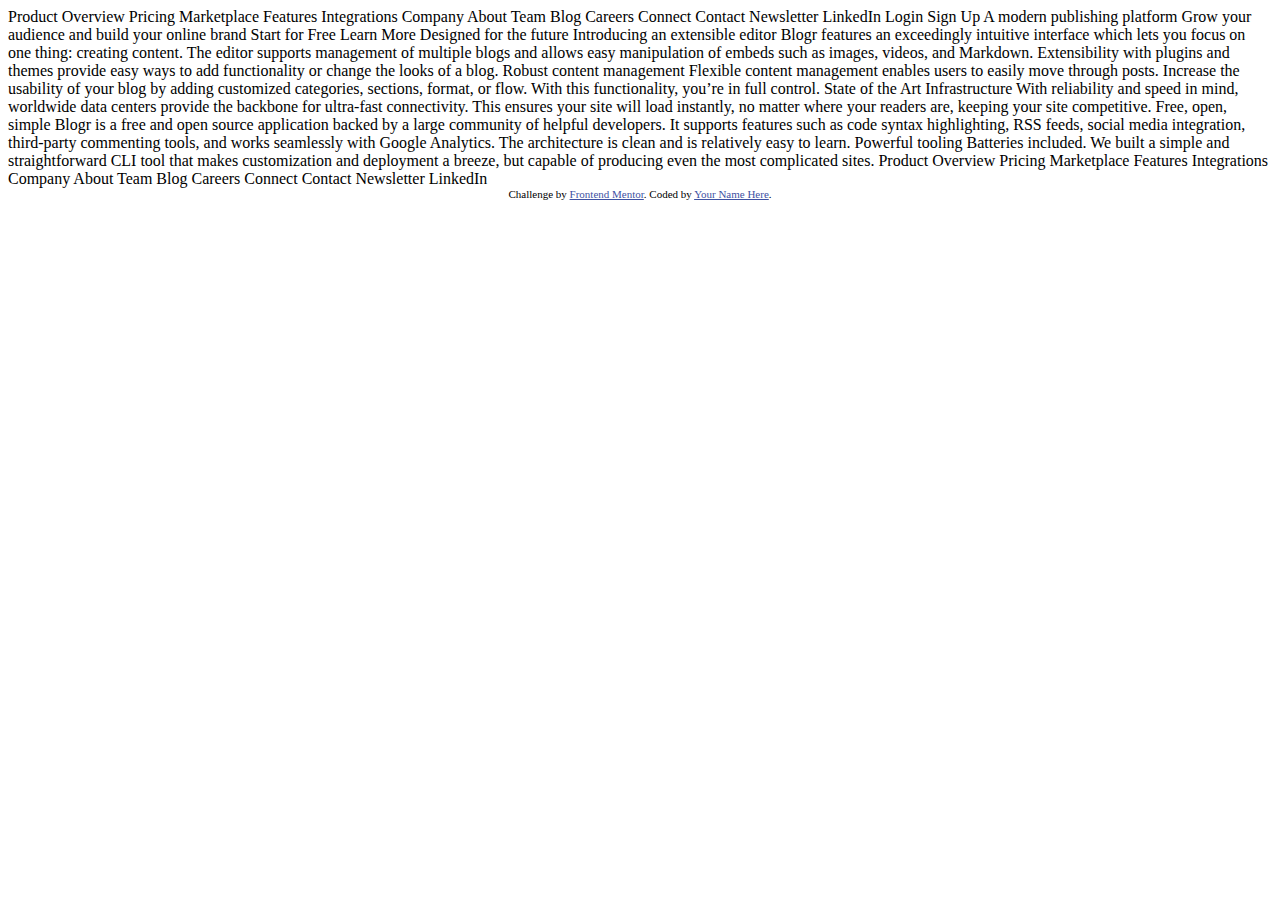
<file: blogr-landing-page-main/index.html>
<!DOCTYPE html>
<html lang="en">
<head>
  <meta charset="UTF-8">
  <meta name="viewport" content="width=device-width, initial-scale=1.0"> <!-- displays site properly based on user's device -->

  <link rel="icon" type="image/png" sizes="32x32" href="./images/favicon-32x32.png">
  
  <title>Frontend Mentor | [Blogr]</title>

  <!-- Feel free to remove these styles or customise in your own stylesheet 👍 -->
  <style>
    .attribution { font-size: 11px; text-align: center; }
    .attribution a { color: hsl(228, 45%, 44%); }
  </style>
</head>
<body>
  Product

  Overview
  Pricing
  Marketplace
  Features
  Integrations

  Company

  About
  Team
  Blog
  Careers

  Connect

  Contact
  Newsletter
  LinkedIn
  
  Login
  Sign Up

  A modern publishing platform
  Grow your audience and build your online brand

  Start for Free
  Learn More

  Designed for the future

  Introducing an extensible editor
  Blogr features an exceedingly intuitive interface which lets you focus on one thing: creating content. 
  The editor supports management of multiple blogs and allows easy manipulation of embeds such as images, 
  videos, and Markdown. Extensibility with plugins and themes provide easy ways to add functionality or 
  change the looks of a blog.

  Robust content management
  Flexible content management enables users to easily move through posts. Increase the usability of your blog 
  by adding customized categories, sections, format, or flow. With this functionality, you’re in full control.

  State of the Art Infrastructure
  With reliability and speed in mind, worldwide data centers provide the backbone for ultra-fast connectivity. 
  This ensures your site will load instantly, no matter where your readers are, keeping your site competitive.

  Free, open, simple
  Blogr is a free and open source application backed by a large community of helpful developers. It supports 
  features such as code syntax highlighting, RSS feeds, social media integration, third-party commenting tools, 
  and works seamlessly with Google Analytics. The architecture is clean and is relatively easy to learn.

  Powerful tooling
  Batteries included. We built a simple and straightforward CLI tool that makes customization and deployment a breeze, but
  capable of producing even the most complicated sites.

  Product

  Overview
  Pricing
  Marketplace
  Features
  Integrations

  Company

  About
  Team
  Blog
  Careers

  Connect
  
  Contact
  Newsletter
  LinkedIn

  <div class="attribution">
    Challenge by <a href="https://www.frontendmentor.io?ref=challenge" target="_blank">Frontend Mentor</a>. 
    Coded by <a href="#">Your Name Here</a>.
  </div>
</body>
</html>
</file>
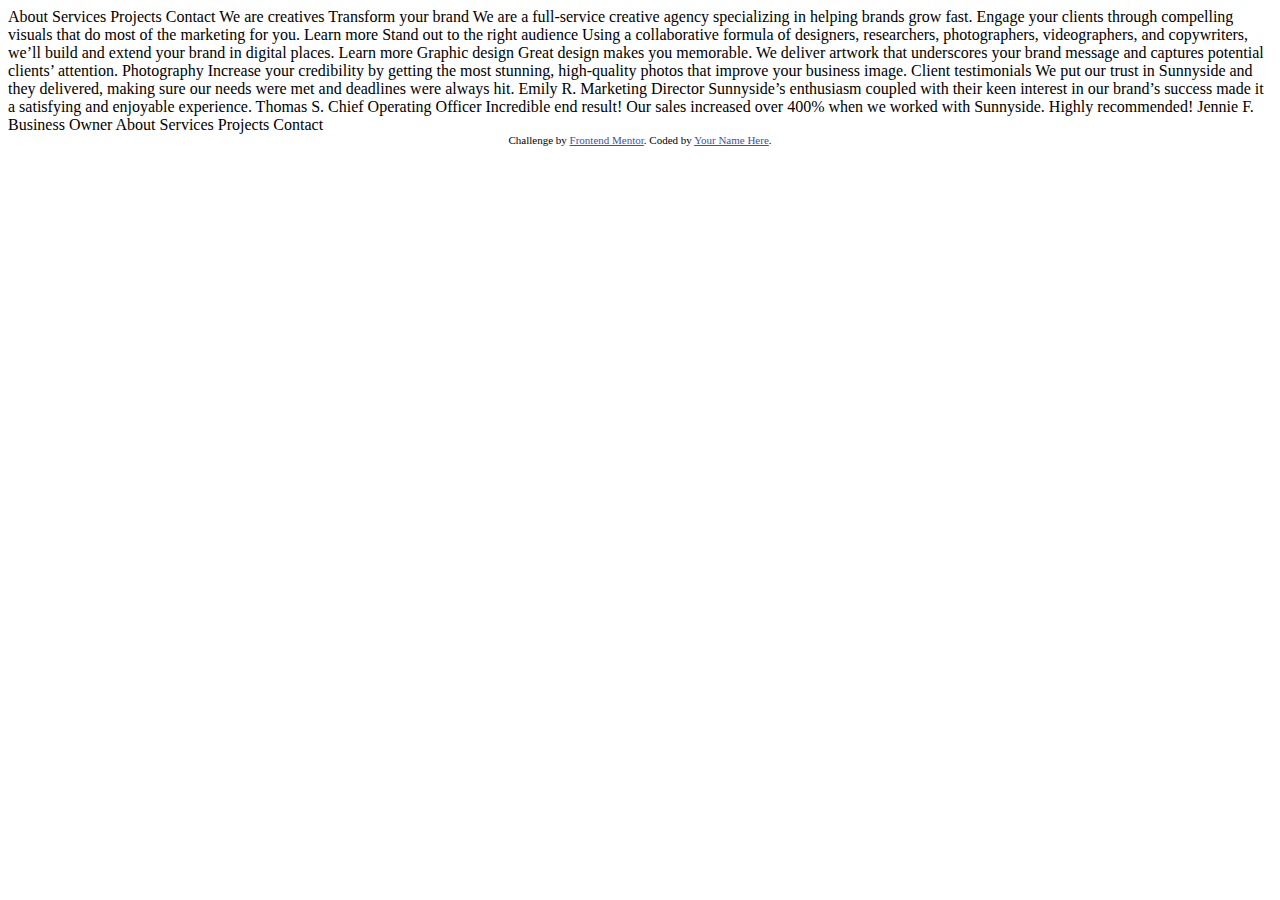
<file: sunnyside-agency-landing-page-main/index.html>
<!DOCTYPE html>
<html lang="en">
<head>
  <meta charset="UTF-8">
  <meta name="viewport" content="width=device-width, initial-scale=1.0"> <!-- displays site properly based on user's device -->

  <link rel="icon" type="image/png" sizes="32x32" href="./images/favicon-32x32.png">
  
  <title>Frontend Mentor | Sunnyside agency landing page</title>

  <!-- Feel free to remove these styles or customise in your own stylesheet 👍 -->
  <style>
    .attribution { font-size: 11px; text-align: center; }
    .attribution a { color: hsl(228, 45%, 44%); }
  </style>
</head>
<body>
  About
  Services
  Projects
  Contact

  We are creatives

  Transform your brand

  We are a full-service creative agency specializing in helping brands grow fast. 
  Engage your clients through compelling visuals that do most of the marketing for you.

  Learn more

  Stand out to the right audience

  Using a collaborative formula of designers, researchers, photographers, videographers, and copywriters, we’ll build and extend your brand in digital places. 

  Learn more

  Graphic design
  Great design makes you memorable. We deliver artwork that underscores your brand message and captures potential clients’ attention.

  Photography
  Increase your credibility by getting the most stunning, high-quality photos that improve your business image.

  Client testimonials

  We put our trust in Sunnyside and they delivered, making sure our needs were met and deadlines were always hit.
  Emily R.
  Marketing Director

  Sunnyside’s enthusiasm coupled with their keen interest in our brand’s success made it a satisfying and enjoyable experience.
  Thomas S.
  Chief Operating Officer

  Incredible end result! Our sales increased over 400% when we worked with Sunnyside. Highly recommended!
  Jennie F.
  Business Owner

  About
  Services
  Projects
  Contact

  <div class="attribution">
    Challenge by <a href="https://www.frontendmentor.io?ref=challenge" target="_blank">Frontend Mentor</a>. 
    Coded by <a href="#">Your Name Here</a>.
  </div>
</body>
</html>
</file>
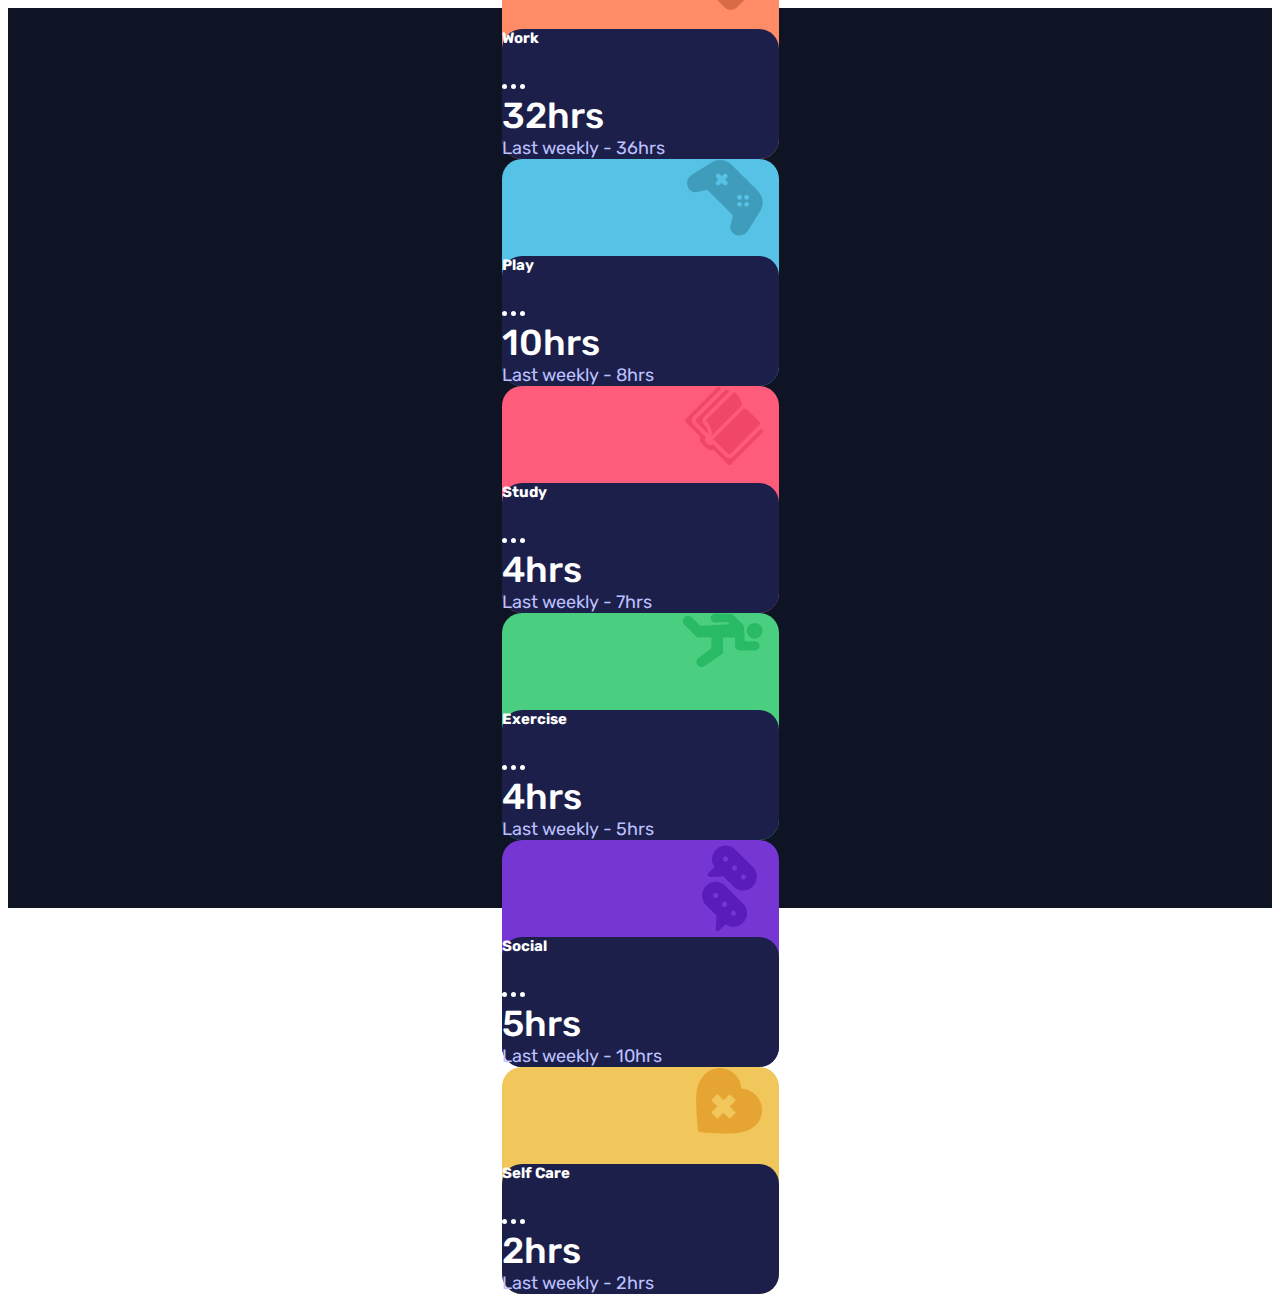
<file: time-tracking-dashboard-main/index.html>
<!doctype html>
<html lang="en">

<head>
	<!-- Required meta tags -->
	<meta charset="utf-8">
	<meta name="viewport" content="width=device-width, initial-scale=1">

	<!-- Bootstrap CSS -->
	<link href="https://cdn.jsdelivr.net/npm/bootstrap@5.1.1/dist/css/bootstrap.min.css" rel="stylesheet"
		integrity="sha384-F3w7mX95PdgyTmZZMECAngseQB83DfGTowi0iMjiWaeVhAn4FJkqJByhZMI3AhiU" crossorigin="anonymous">
	<link rel="stylesheet" href="style.css">

	<title>Time Tracking Dashboard</title>
</head>

<body>
	<section class="bg-very-dark-blue center-item time-track-section">
		<div class="container g-0 row">
			<div class="col-md-3 rounded-card bg-dark-blue">
				<div
					class="p-4 d-flex flex-md-column p-sm-5 justify-content-md-between justify-content-center rounded-card bg-blue align-items-center align-items-md-start">
					<img src="images/image-jeremy.png" alt="" class="img-card">
					<div class="my-sm-4">
						<p class="mb-0 text-pale-blue">Report For</p>
						<h1 class="fw-light display-4">Jeremy Robson</h1>
					</div>

				</div>
				<div class="bg-dark-blue p-sm-3 rounded-card">
					<ul class="nav flex-sm-column">
						<li class="nav-item">
							<a class="nav-link" aria-current="page" href="#">Daily</a>
						</li>
						<li class="nav-item">
							<a class="nav-link nav-link-active" href="#">Weekly</a>
						</li>
						<li class="nav-item">
							<a class="nav-link" href="#">Monthly</a>
						</li>
					</ul>
				</div>
			</div>
			<div class="col-sm-9">
				<div class="py-4 px-sm-4 row g-sm-4 g-4">
					<div class="col-sm-4">
						<div class="bg-light-red rounded-card card-container">
							<div class="bg-card">
								<img src="images/icon-work.svg" alt="" class="icon-card">
							</div>
							<div
								class="p-4 d-flex flex-column justify-content-between rounded-card bg-dark-blue card-content">
								<div class="d-flex justify-content-between align-items-center">
									<h5 class="my-auto title">Work</h5>
									<div class="items-center ">
										<span class=" dot"></span>
										<span class="dot"></span>
										<span class="dot"></span>
									</div>
								</div>
								<div class="mt-3 hrs">
									<h1 class="display-3 current">32hrs</h1>
									<p class="opacity-50 text-pale-blue previous">Last week - 36 hrs
									</p>
								</div>
							</div>
						</div>
					</div>
					<div class="col-sm-4">
						<div class="bg-soft-blue rounded-card">
							<div class="bg-card">
								<img src="images/icon-play.svg" alt="" class="icon-card">
							</div>
							<div
								class="p-4 d-flex flex-column justify-content-between rounded-card bg-dark-blue card-content">
								<div class="d-flex justify-content-between align-items-center">
									<h5 class="my-auto title">Work</h5>
									<div class="items-center ">
										<span class=" dot"></span>
										<span class="dot"></span>
										<span class="dot"></span>
									</div>
								</div>
								<div class="mt-3 hrs">
									<h1 class="display-3 current">32hrs</h1>
									<p class="opacity-50 text-pale-blue previous">Last week - 36 hrs
									</p>
								</div>
							</div>
						</div>
					</div>
					<div class="col-sm-4">
						<div class="bg-light-red-s rounded-card">
							<div class="bg-card">
								<img src="images/icon-study.svg" alt="" class="icon-card">
							</div>
							<div
								class="p-4 d-flex flex-column justify-content-between rounded-card bg-dark-blue card-content">
								<div class="d-flex justify-content-between align-items-center">
									<h5 class="my-auto title">Work</h5>
									<div class="items-center ">
										<span class=" dot"></span>
										<span class="dot"></span>
										<span class="dot"></span>
									</div>
								</div>
								<div class="mt-3 hrs">
									<h1 class="display-3 current">32hrs</h1>
									<p class="opacity-50 text-pale-blue previous">Last week - 36 hrs
									</p>
								</div>
							</div>
						</div>
					</div>
					<div class="col-sm-4">
						<div class="bg-lime-green rounded-card">
							<div class="bg-card">
								<img src="images/icon-exercise.svg" alt="" class="icon-card">
							</div>
							<div
								class="p-4 d-flex flex-column justify-content-between rounded-card bg-dark-blue card-content">
								<div class="d-flex justify-content-between align-items-center">
									<h5 class="my-auto title">Work</h5>
									<div class="items-center ">
										<span class=" dot"></span>
										<span class="dot"></span>
										<span class="dot"></span>
									</div>
								</div>
								<div class="mt-3 hrs">
									<h1 class="display-3 current">32hrs</h1>
									<p class="opacity-50 text-pale-blue previous">Last week - 36 hrs
									</p>
								</div>
							</div>
						</div>
					</div>
					<div class="col-sm-4">
						<div class="bg-violet rounded-card">
							<div class="bg-card">
								<img src="images/icon-social.svg" alt="" class="icon-card">
							</div>
							<div
								class="p-4 d-flex flex-column justify-content-between rounded-card bg-dark-blue card-content">
								<div class="d-flex justify-content-between align-items-center">
									<h5 class="my-auto title">Work</h5>
									<div class="items-center ">
										<span class=" dot"></span>
										<span class="dot"></span>
										<span class="dot"></span>
									</div>
								</div>
								<div class="mt-3 hrs">
									<h1 class="display-3 current">32hrs</h1>
									<p class="opacity-50 text-pale-blue previous">Last week - 36 hrs
									</p>
								</div>
							</div>
						</div>
					</div>
					<div class="col-sm-4">
						<div class="bg-soft-orange rounded-card">
							<div class="bg-card">
								<img src="images/icon-self-care.svg" alt="" class="icon-card">
							</div>
							<div
								class="p-4 d-flex flex-column justify-content-between rounded-card bg-dark-blue card-content">
								<div class="d-flex justify-content-between align-items-center">
									<h5 class="my-auto title">Work</h5>
									<div class="items-center ">
										<span class=" dot"></span>
										<span class="dot"></span>
										<span class="dot"></span>
									</div>
								</div>
								<div class="mt-3 hrs">
									<h1 class="display-3 current">32hrs</h1>
									<p class="opacity-50 text-pale-blue previous">Last week - 36 hrs
									</p>
								</div>
							</div>
						</div>
					</div>
				</div>
			</div>
		</div>
	</section>
	<script src="https://cdn.jsdelivr.net/npm/bootstrap@5.1.1/dist/js/bootstrap.bundle.min.js"
		integrity="sha384-/bQdsTh/da6pkI1MST/rWKFNjaCP5gBSY4sEBT38Q/9RBh9AH40zEOg7Hlq2THRZ" crossorigin="anonymous">
	</script>
	<script src="app.js" type="text/javascript"></script>
</body>

</html>
</file>
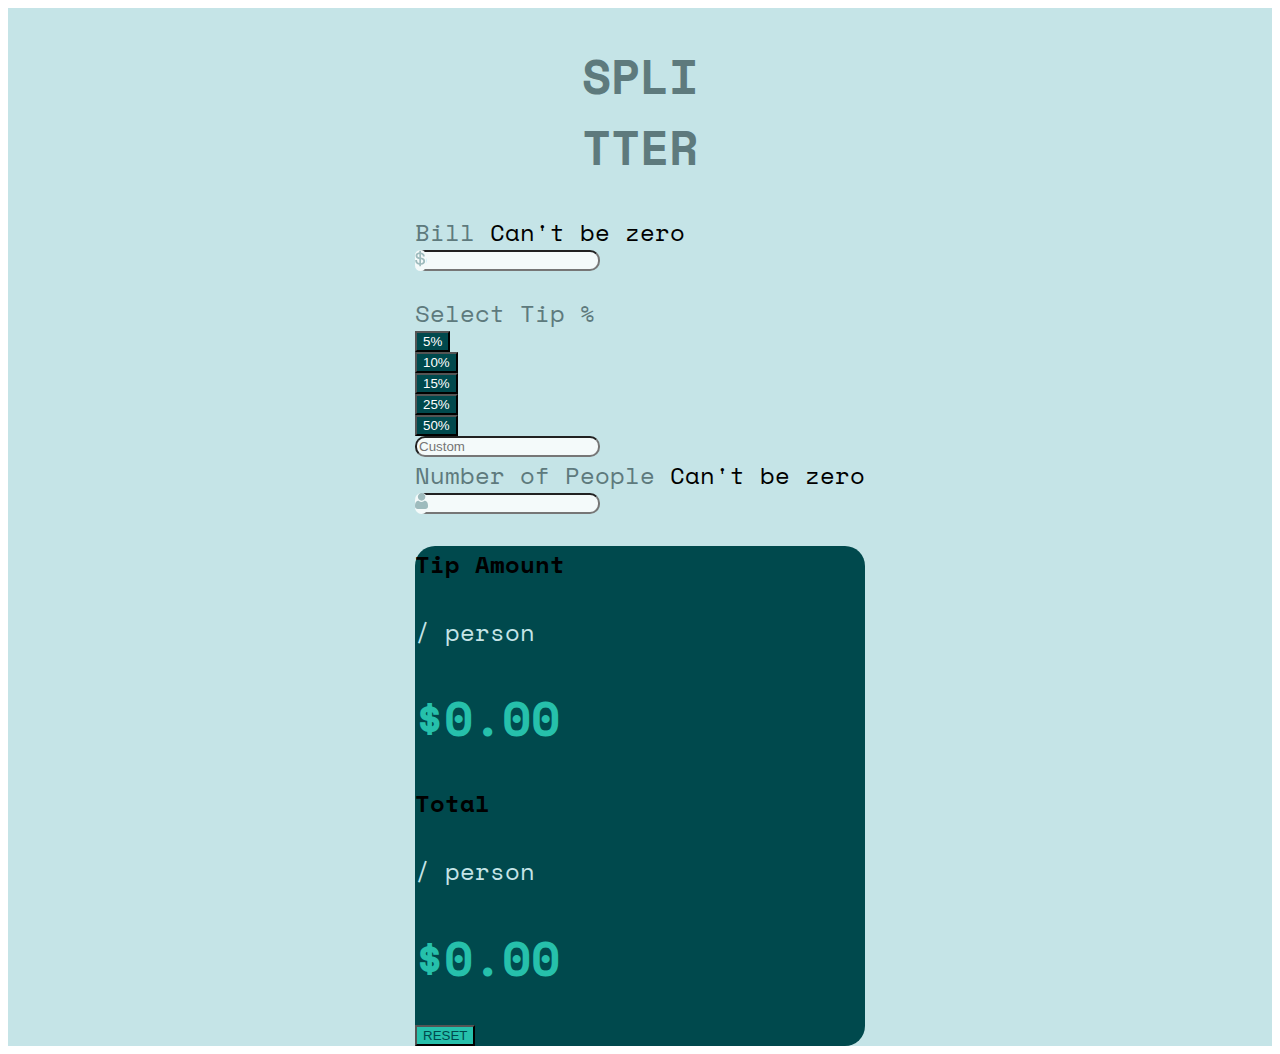
<file: tip-calculator-app-main/index.html>
</html>
<!doctype html>
<html lang="en">

<head>
	<!-- Required meta tags -->
	<meta charset="utf-8">
	<meta name="viewport" content="width=device-width, initial-scale=1">
	<!-- Bootstrap CSS -->
	<link href="https://cdn.jsdelivr.net/npm/bootstrap@5.1.1/dist/css/bootstrap.min.css" rel="stylesheet"
		integrity="sha384-F3w7mX95PdgyTmZZMECAngseQB83DfGTowi0iMjiWaeVhAn4FJkqJByhZMI3AhiU" crossorigin="anonymous">
	<link rel="stylesheet" href="css/style.css">
	<title>Tip Calculator</title>
</head>

<body>
	<section class="bg-l-gray-cyan bg-container">
		<div>
			<h1 class="p-5 mb-5 text-d-gray-cyan fw-bold">SPLI <br>TTER</h1>
		</div>
		<div class="container bg-white rounded-4">
			<div class="p-3 p-sm-5 row flex-column flex-sm-row">
				<div class="col-sm-6 pe-sm-5">
					<form action="">
						<div class="d-flex justify-content-between">
							<label class="form-label text-d-gray-cyan fw-bold">Bill</label>
							<label class="form-label text-danger fw-bold label-danger-bill d-none">Can't be zero</label>
						</div>
						<div class="mb-3 input-group-form">
							<span class="p-3 border-0 input-group-text bg-l2-gray-cyan" id="basic-addon1"><img
									src="images/icon-dollar.svg" alt="" srcset="" class=""></span>
							<input type="text"
								class="p-3 border-0 form-control text-end fs-2 bg-l2-gray-cyan text-dark-cyan fw-bold"
								aria-label="Username" aria-describedby="basic-addon1" id="bill" oninput="getBill()"
								placeholder="0">
						</div>
					</form>
					<div class="my-5">
						<label class="form-label text-d-gray-cyan fw-bold">Select Tip %</label>
						<div class="row gy-3">
							<div class="col-sm-4 col-6">
								<button
									class="px-3 py-2 border-0 rounded bg-dark-cyan rounded-3 w-100 tip-box">5%</button>
							</div>
							<div class="col-sm-4 col-6"><button
									class="px-4 py-2 border-0 rounded bg-dark-cyan rounded-3 w-100 tip-box">10%</button>
							</div>
							<div class="col-sm-4 col-6"><button
									class="px-4 py-2 border-0 rounded bg-dark-cyan rounded-3 w-100 tip-box">15%</button>
							</div>
							<div class="col-sm-4 col-6"><button
									class="px-4 py-2 border-0 rounded bg-dark-cyan rounded-3 w-100 tip-box">25%</button>
							</div>
							<div class="col-sm-4 col-6"><button
									class="px-4 py-2 border-0 rounded bg-dark-cyan rounded-3 w-100 tip-box">50%</button>
							</div>
							<div class="col-sm-4 col-6"><input type="text"
									class="px-4 py-2 border-0 text-end form-control fs-2 bg-l2-gray-cyan text-dark-cyan fw-bold"
									aria-label="Username" aria-describedby="basic-addon1" placeholder="Custom"
									id="custom-box" oninput="getCustomBox()">
							</div>
						</div>
					</div>
					<form action="">
						<div class="d-flex justify-content-between">
							<label class="form-label text-d-gray-cyan fw-bold">Number of People</label>
							<label class="form-label text-danger fw-bold label-danger-people d-none">Can't be
								zero</label>
						</div>
						<div class="mb-3 input-group-form">
							<span class="p-3 border-0 input-group-text bg-l2-gray-cyan" id="basic-addon1"><img
									src="images/icon-person.svg" alt="" srcset="" class=""></span>
							<input type="text"
								class="p-3 border-0 form-control text-end fs-2 bg-l2-gray-cyan text-dark-cyan fw-bold"
								aria-label="Username" aria-describedby="basic-addon1" id="number-of-p"
								oninput="getNumberOfP()" placeholder="0">
						</div>
					</form>
				</div>
				<div class="p-5 col-sm-6 bg-dark-cyan rounded-4 d-flex flex-column justify-content-between">
					<div>
						<div class="d-flex justify-content-between align-items-center">
							<div>
								<h4 class="text-white">Tip Amount</h4>
								<p class="text-l-gray-cyan">/ person</p>
							</div>
							<div>
								<h1 class="display-2 text-cyan" id="tip-amount">$4.27</h1>
							</div>
						</div>
						<div class="mt-5 d-flex justify-content-between align-items-center">
							<div>
								<h4 class="text-white">Total</h4>
								<p class="text-l-gray-cyan">/ person</p>
							</div>
							<div>
								<h1 class="display-2 text-cyan" id="total">$32.27</h1>
							</div>
						</div>
					</div>
					<button class="py-3 border-0 rounded bg-cyan text-dark-cyan rounded-3 fw-bold fs-4 btn"
						id="reset-btn">RESET</button>
				</div>
			</div>
		</div>
	</section>


	<script src="https://cdn.jsdelivr.net/npm/bootstrap@5.1.1/dist/js/bootstrap.bundle.min.js"
		integrity="sha384-/bQdsTh/da6pkI1MST/rWKFNjaCP5gBSY4sEBT38Q/9RBh9AH40zEOg7Hlq2THRZ" crossorigin="anonymous">
	</script>
	<script src="js/app.js"></script>
</body>

</html>
</file>
<file: time-tracking-dashboard-main/style.css>
@import url('https://fonts.googleapis.com/css2?family=Rubik:wght@300;400;500&display=swap');

body {
	font-family: 'Rubik', sans-serif;
	color: #ffff;
	font-size: 18px;
}

.bg-blue {
	background-color: hsl(246, 80%, 60%);
}

/* Work */
.bg-light-red {
	background: hsl(15, 100%, 70%);
	z-index: 100;
}

/* Play */
.bg-soft-blue {
	background: hsl(195, 74%, 62%);
}

/* Light Red */
.bg-light-red-s {
	background: hsl(348, 100%, 68%);
}

/* Exercies */
.bg-lime-green {
	background: hsl(145, 58%, 55%);
}

/* SOcial */
.bg-violet {
	background: hsl(264, 64%, 52%);
}

/* Self-Care */
.bg-soft-orange {
	background: hsl(43, 84%, 65%);
}

.bg-very-dark-blue {
	background: hsl(226, 43%, 10%);
	height: 100vh;
}

.bg-dark-blue {
	background: hsl(235, 46%, 20%);
}

.bg-desaturated-blue {
	background: hsl(235, 45%, 61%);
}

.bg-pale-blue {
	background: hsl(236, 100%, 87%);
}

.text-pale-blue {
	color: hsl(236, 100%, 87%);
}

.center-item {
	display: flex;
	justify-content: center;
	align-items: center;
}

.img-card {
	width: 100px;
	height: 100px;
	border: 4px solid #fff;
	border-radius: 50%;
}


.rounded-card {
	border-radius: 20px;
}

.nav-link {
	color: hsl(236, 100%, 87%);
	opacity: 50%;
}

.nav-link:focus {
	opacity: 100%;
	color: hsl(236, 100%, 87%);
}

.nav-link:hover {
	opacity: 100%;
	color: hsl(236, 100%, 87%);
}

.nav-link-active {
	opacity: 100%;
	color: hsl(236, 100%, 87%);
}

.bg-card {
	z-index: 1;
	height: 8vh;
	position: relative;
}

.icon-card {
	position: absolute;
	right: 1rem;
	z-index: -1;
}

.card-content {
	position: relative;
	z-index: 11;
	cursor: pointer;
}

.card-content:hover {
	background: hsl(235, 45%, 61%);
}

.dot {
	height: 5px;
	width: 5px;
	background-color: #fff;
	border-radius: 50%;
	display: inline-block;
	cursor: pointer;
}

.time-track-section {
	min-height: 100vh;
}

.display-3 {
	font-weight: 500;
	margin: auto 0;
}

p {
	margin: auto 0;
}


@media only screen and (max-width: 768px) {
	.time-track-section {
		justify-content: center;
		align-items: center;
		padding: 1rem;
		height: 100%;
	}

	.img-card {
		height: 60px;
		width: 60px;
		margin-right: 0.5rem;
	}

	.display-4 {
		font-size: 1.75rem;
	}

	.nav {
		display: flex;
		justify-content: center;
		padding: 0.5rem;
	}

	.hrs {
		display: flex;
		justify-content: space-between;
		/* align-items: center; */
	}

	.display-3 {
		font-size: 1.75rem;
	}
}
</file>
<file: tip-calculator-app-main/css/style.css>
/* Style */
@import url('https://fonts.googleapis.com/css2?family=Space+Mono:wght@400;700&display=swap');

body {
	font-family: 'Space Mono', sans-serif;
	font-size: 24px;
}

.bg-cyan {
	background-color: hsl(172, 67%, 45%);
}

.text-cyan {
	color: hsl(172, 67%, 45%);
}

.bg-dark-cyan {
	background-color: hsl(183, 100%, 15%)
}

.text-dark-cyan {
	color: hsl(183, 100%, 15%)
}

.text-dark2-cyan {
	color: hsl(184, 14%, 56%)
}

.bg-d-gray-cyan {
	background-color: hsl(186, 14%, 43%)
}

.text-d-gray-cyan {
	color: hsl(186, 14%, 43%)
}

.bg-l-gray-cyan {
	background-color: hsl(185, 41%, 84%);
}

.bg-l2-gray-cyan {
	background-color: hsl(189, 41%, 97%);
}

.text-l-gray-cyan {
	color: hsl(185, 41%, 84%);
}

.bg-container {
	min-height: 100vh;
	display: flex;
	flex-direction: column;
	justify-content: space-evenly;
	align-items: center;

}

.rounded-4 {
	border-radius: 20px;
}

.tip-box {
	color: white;
}

.tip-box:hover {
	background-color: hsl(172, 67%, 75%);
	color: #00494d;
	font-weight: bold;
}

.tip-box-hover {
	background-color: hsl(172, 67%, 45%);
	color: hsl(183, 100%, 15%);
	font-weight: bold;
}

.form-active {
	border: 2px solid hsl(172, 67%, 45%);
	border-radius: 10px;
}

.form-control,
.input-group-text {
	border-radius: 10px;
}



.form-control:focus {
	box-shadow: 0 0 0 .25rem hsl(172, 67%, 45%);
	background-color: hsl(189, 41%, 97%);
}

.input-group-form {
	position: relative;
}

.input-group-text {
	position: absolute;
	left: 0;
	z-index: 100;
	height: 100%;
}

.form-error {
	box-shadow: 0 0 0 .25rem red;
}

#reset-btn:hover {
	background-color: hsl(172, 67%, 70%);
}
</file>
